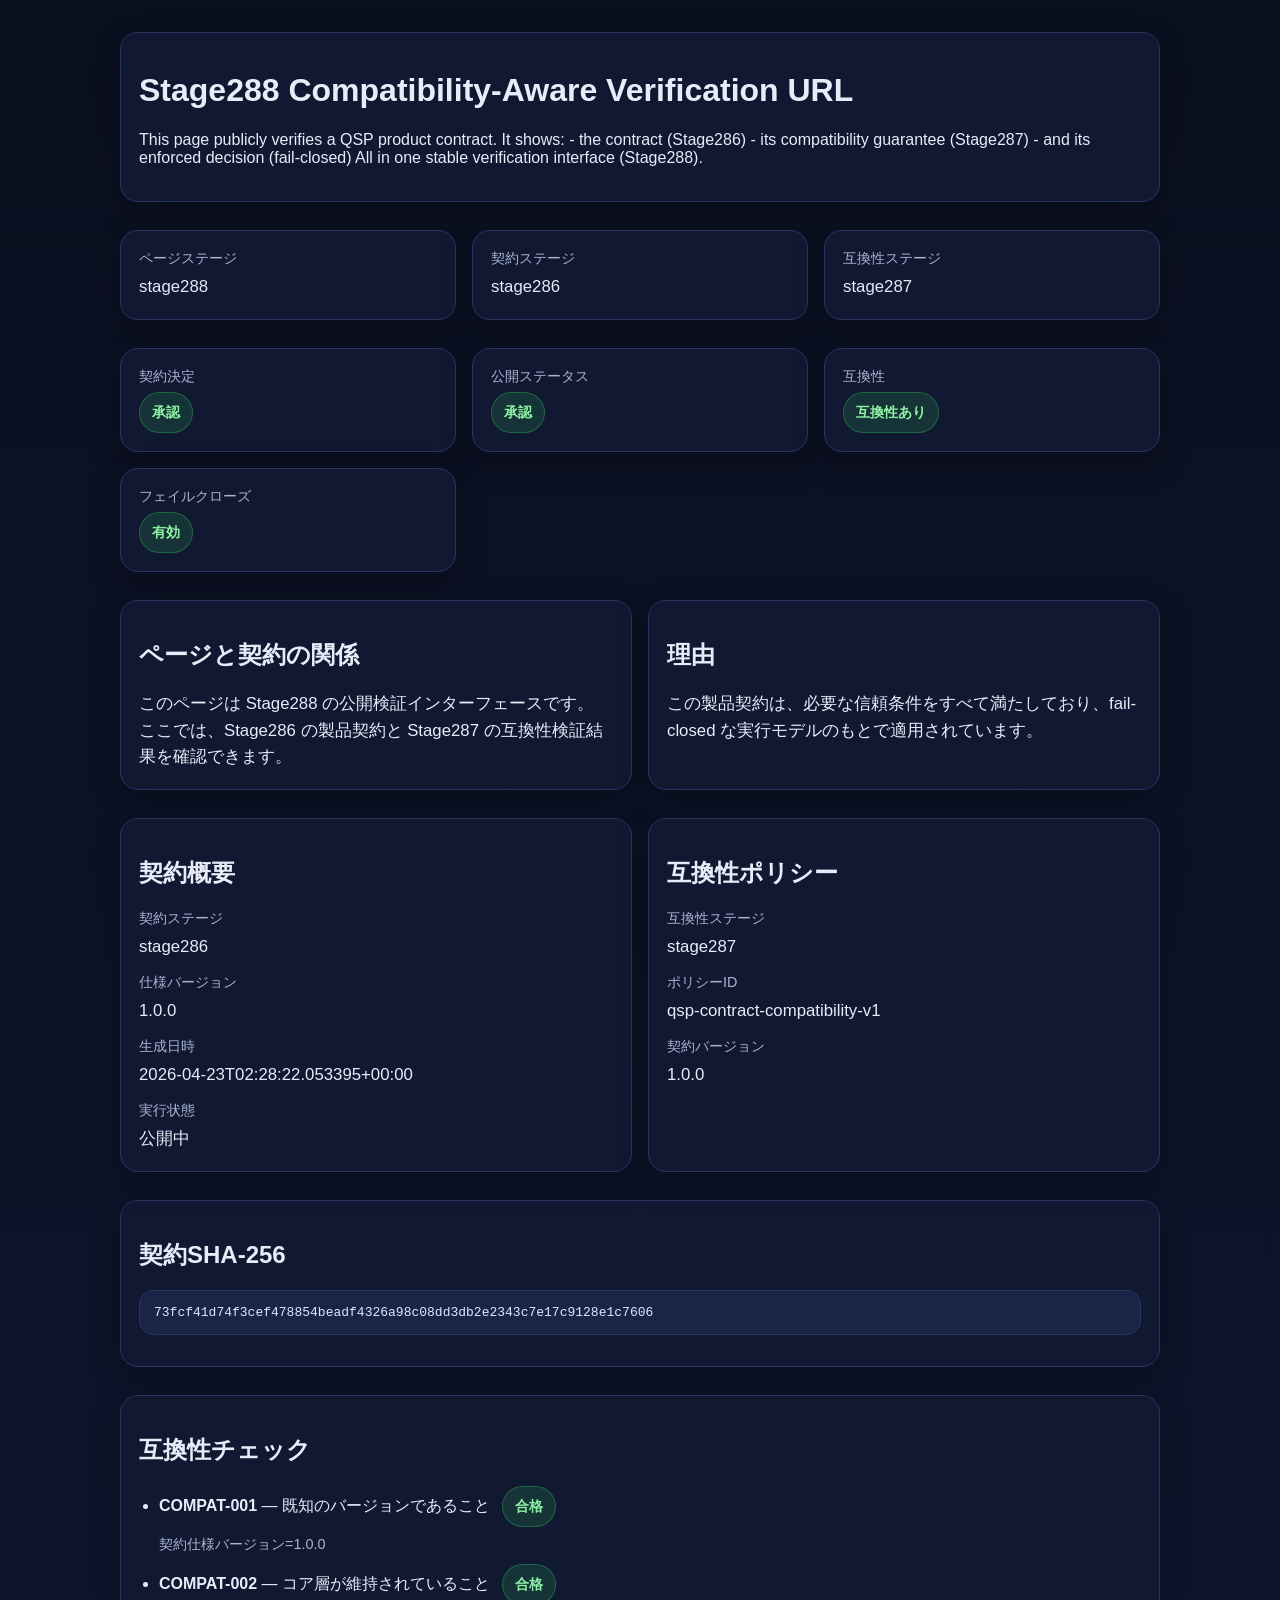
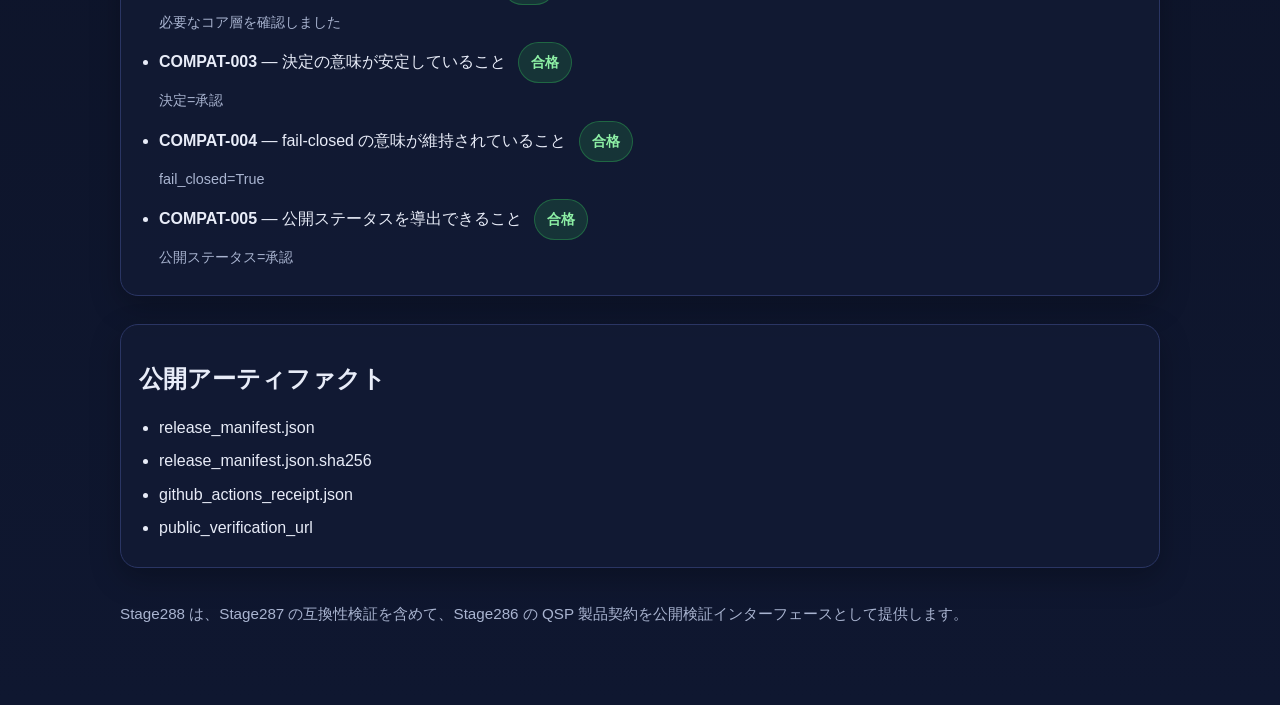
<file: web/index.html>
<!DOCTYPE html>
<html lang="en">
<head>
  <meta charset="UTF-8" />
  <meta name="viewport" content="width=device-width, initial-scale=1.0" />
  <meta name="stage288-build" content="2026-04-23T12:45:00+09:00" />
  <title>Stage288 Compatibility-Aware Verification URL</title>
  <link rel="stylesheet" href="./style.css" />
</head>
<body>
  <div class="container">
    <div id="app">
      <div class="card">Loading verification page...</div>
    </div>
  </div>
  <script src="./app.js"></script>
</body>
</html>
</file>
<file: web/style.css>
:root {
  --bg: #0b1020;
  --panel: #121933;
  --panel-2: #1a2447;
  --text: #e8ecf8;
  --muted: #a9b4d0;
  --ok: #35c759;
  --warn: #ffcc00;
  --bad: #ff453a;
  --line: #2a3563;
}

* { box-sizing: border-box; }

body {
  margin: 0;
  font-family: -apple-system, BlinkMacSystemFont, "Segoe UI", sans-serif;
  background: linear-gradient(180deg, #0b1020 0%, #0f1730 100%);
  color: var(--text);
}

.container {
  max-width: 1080px;
  margin: 0 auto;
  padding: 32px 20px 80px;
}

.card {
  background: rgba(18, 25, 51, 0.92);
  border: 1px solid var(--line);
  border-radius: 18px;
  padding: 18px;
  box-shadow: 0 10px 30px rgba(0,0,0,0.25);
}

.grid {
  display: grid;
  grid-template-columns: repeat(auto-fit, minmax(280px, 1fr));
  gap: 16px;
}

.label {
  color: var(--muted);
  font-size: 0.9rem;
  margin-bottom: 6px;
}

.value {
  font-size: 1.05rem;
  line-height: 1.6;
  word-break: break-word;
}

.badge {
  display: inline-block;
  padding: 8px 12px;
  border-radius: 999px;
  font-weight: 700;
  font-size: 0.9rem;
}

.badge.ok { background: rgba(53,199,89,0.16); color: #8df0a5; border: 1px solid rgba(53,199,89,0.35); }
.badge.warn { background: rgba(255,204,0,0.14); color: #ffe27a; border: 1px solid rgba(255,204,0,0.35); }
.badge.bad { background: rgba(255,69,58,0.14); color: #ff9d96; border: 1px solid rgba(255,69,58,0.35); }

.section { margin-top: 28px; }

ul { margin: 10px 0 0; padding-left: 20px; }
li { margin: 8px 0; line-height: 1.6; }

pre {
  background: var(--panel-2);
  border: 1px solid var(--line);
  border-radius: 14px;
  padding: 14px;
  overflow-x: auto;
  color: #dfe7ff;
}

.footer {
  margin-top: 36px;
  color: var(--muted);
  font-size: 0.95rem;
}

.hero {
  padding: 24px;
  margin-bottom: 24px;
}

.hero-title {
  color: var(--muted);
  font-size: 0.95rem;
  font-weight: 700;
  letter-spacing: 0.08em;
  margin-bottom: 12px;
}

.hero-status {
  font-size: 2rem;
  font-weight: 800;
  line-height: 1.2;
  margin-bottom: 10px;
}

.hero-substatus {
  font-size: 1rem;
  font-weight: 700;
  margin-bottom: 18px;
}

.hero-summary {
  color: var(--text);
  line-height: 1.8;
  white-space: pre-line;
}

.ok-text { color: #8df0a5; }
.warn-text { color: #ffe27a; }
.bad-text { color: #ff9d96; }
</file>
